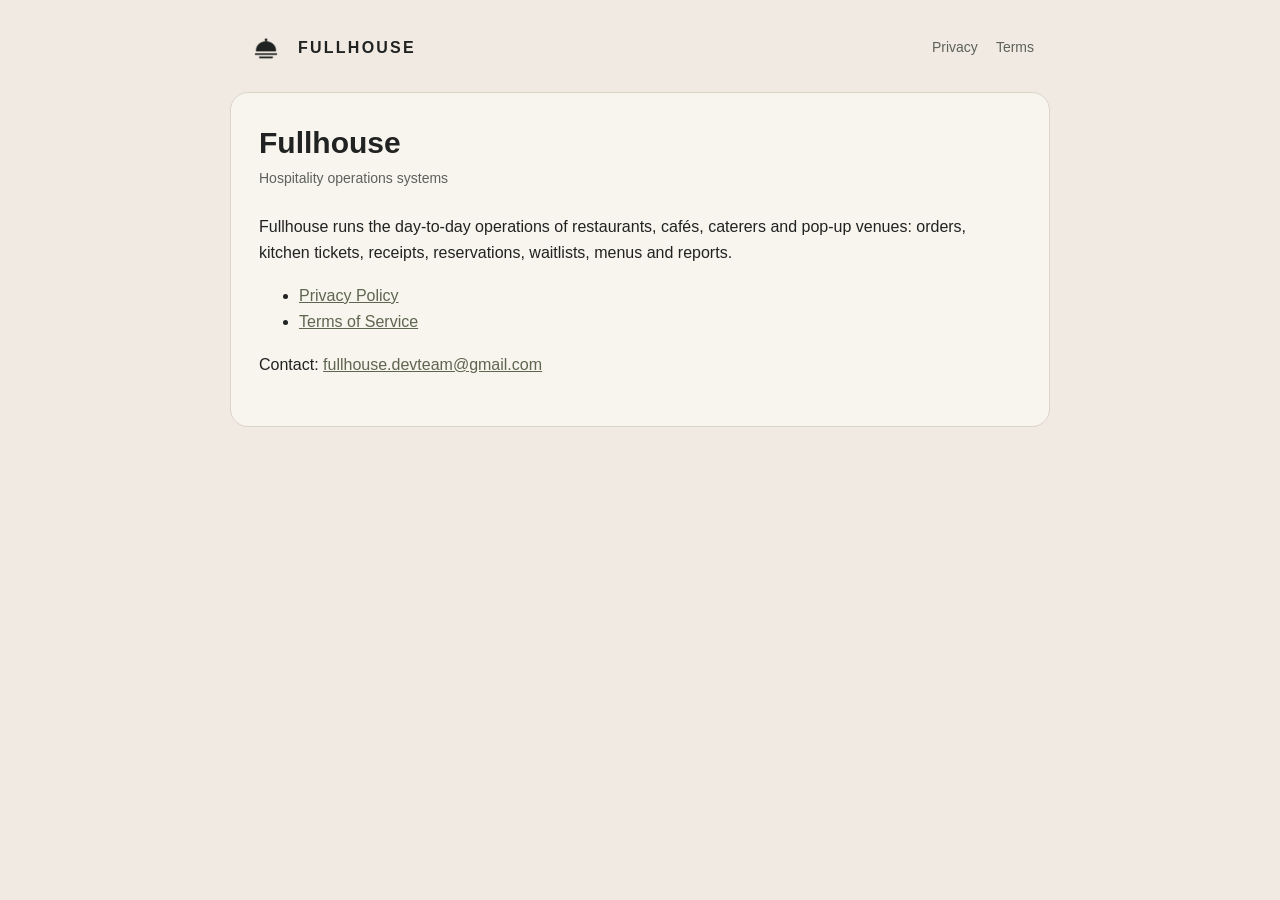
<file: index.html>
<!doctype html>
<html lang="en">
<head>
<meta charset="utf-8">
<meta name="viewport" content="width=device-width, initial-scale=1">
<title>Fullhouse</title>
<link rel="icon" href="icon.png">
<link rel="stylesheet" href="style.css">
</head>
<body>
<header>
  <img src="icon.png" alt="">
  <a href="index.html">FULLHOUSE</a>
  <nav>
    <a href="privacy.html">Privacy</a>
    <a href="terms.html">Terms</a>
  </nav>
</header>

<main>
<h1>Fullhouse</h1>
<p class="meta">Hospitality operations systems</p>
<p>Fullhouse runs the day-to-day operations of restaurants, cafés, caterers and pop-up venues: orders, kitchen tickets, receipts, reservations, waitlists, menus and reports.</p>
<ul>
  <li><a href="privacy.html">Privacy Policy</a></li>
  <li><a href="terms.html">Terms of Service</a></li>
</ul>
<p>Contact: <a href="mailto:fullhouse.devteam@gmail.com">fullhouse.devteam@gmail.com</a></p>
</main>
</body>
</html>
</file>
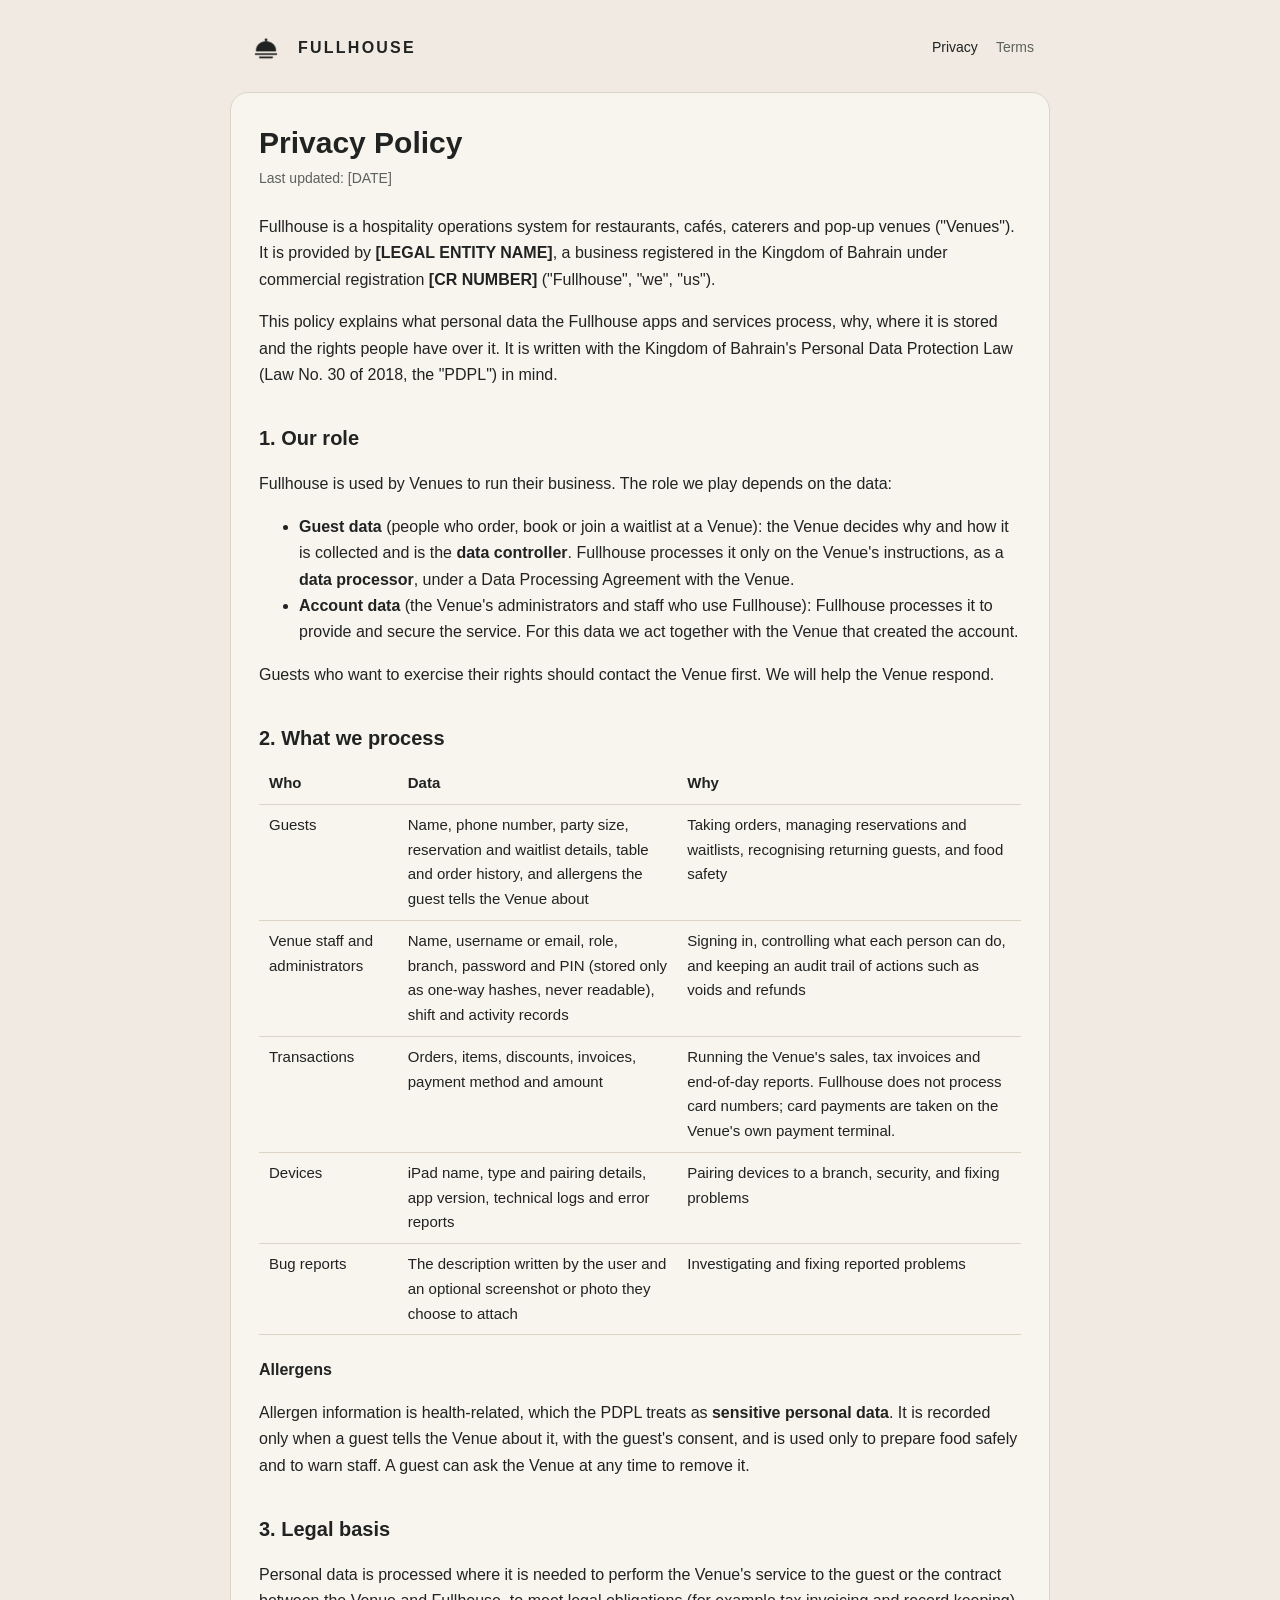
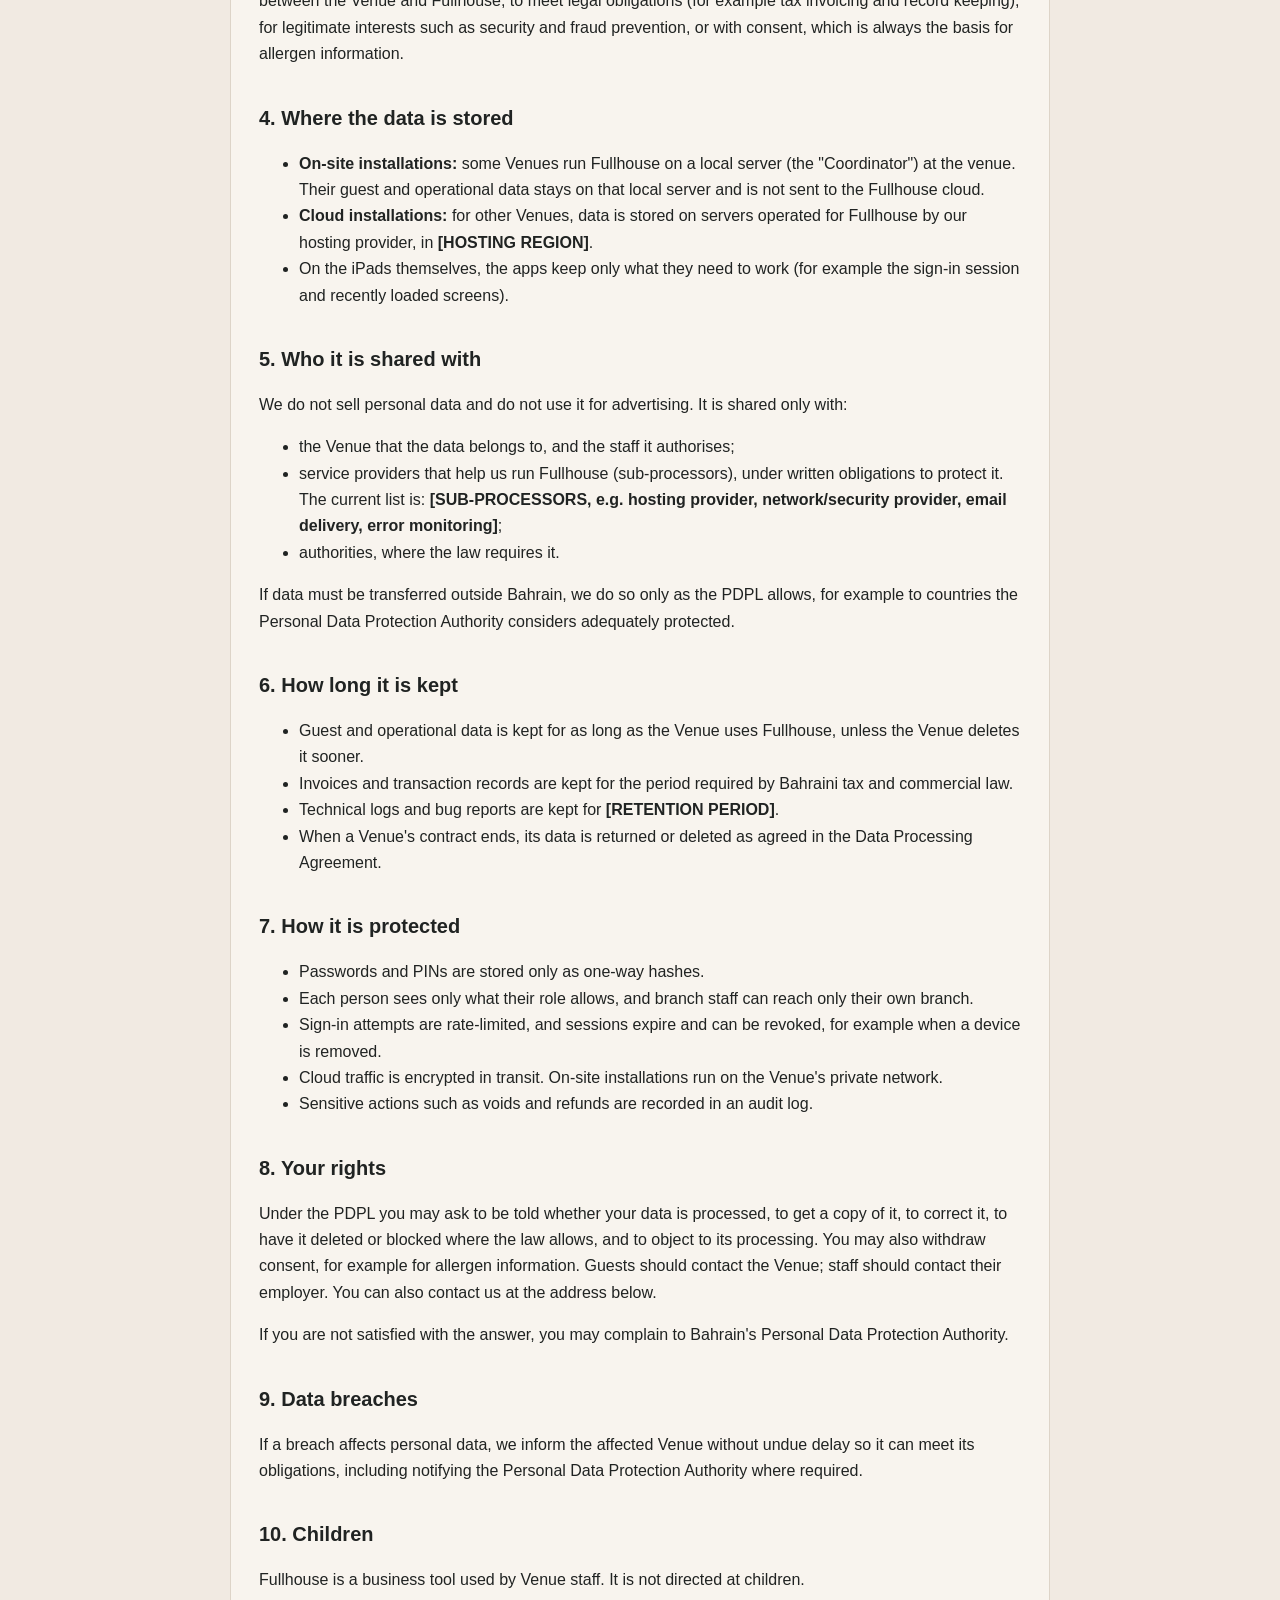
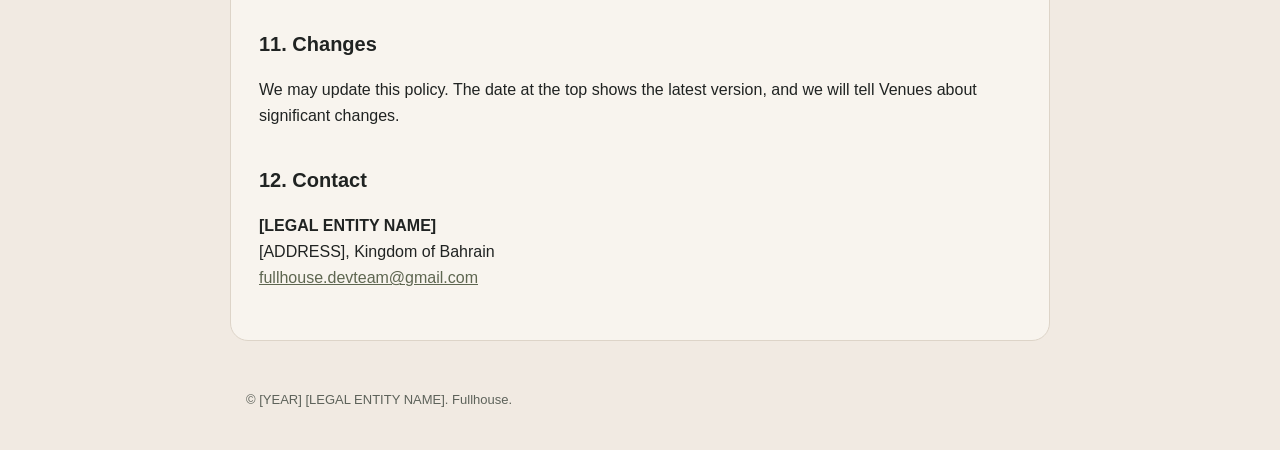
<file: privacy.html>
<!doctype html>
<html lang="en">
<head>
<meta charset="utf-8">
<meta name="viewport" content="width=device-width, initial-scale=1">
<title>Privacy Policy · Fullhouse</title>
<link rel="icon" href="icon.png">
<link rel="stylesheet" href="style.css">
</head>
<body>
<header>
  <img src="icon.png" alt="">
  <a href="index.html">FULLHOUSE</a>
  <nav>
    <a href="privacy.html" aria-current="page">Privacy</a>
    <a href="terms.html">Terms</a>
  </nav>
</header>

<main>
<h1>Privacy Policy</h1>
<p class="meta">Last updated: [DATE]</p>

<p>Fullhouse is a hospitality operations system for restaurants, cafés, caterers and pop-up venues ("Venues"). It is provided by <strong>[LEGAL ENTITY NAME]</strong>, a business registered in the Kingdom of Bahrain under commercial registration <strong>[CR NUMBER]</strong> ("Fullhouse", "we", "us").</p>

<p>This policy explains what personal data the Fullhouse apps and services process, why, where it is stored and the rights people have over it. It is written with the Kingdom of Bahrain's Personal Data Protection Law (Law No. 30 of 2018, the "PDPL") in mind.</p>

<h2>1. Our role</h2>
<p>Fullhouse is used by Venues to run their business. The role we play depends on the data:</p>
<ul>
  <li><strong>Guest data</strong> (people who order, book or join a waitlist at a Venue): the Venue decides why and how it is collected and is the <strong>data controller</strong>. Fullhouse processes it only on the Venue's instructions, as a <strong>data processor</strong>, under a Data Processing Agreement with the Venue.</li>
  <li><strong>Account data</strong> (the Venue's administrators and staff who use Fullhouse): Fullhouse processes it to provide and secure the service. For this data we act together with the Venue that created the account.</li>
</ul>
<p>Guests who want to exercise their rights should contact the Venue first. We will help the Venue respond.</p>

<h2>2. What we process</h2>
<table>
  <thead><tr><th>Who</th><th>Data</th><th>Why</th></tr></thead>
  <tbody>
    <tr>
      <td>Guests</td>
      <td>Name, phone number, party size, reservation and waitlist details, table and order history, and allergens the guest tells the Venue about</td>
      <td>Taking orders, managing reservations and waitlists, recognising returning guests, and food safety</td>
    </tr>
    <tr>
      <td>Venue staff and administrators</td>
      <td>Name, username or email, role, branch, password and PIN (stored only as one-way hashes, never readable), shift and activity records</td>
      <td>Signing in, controlling what each person can do, and keeping an audit trail of actions such as voids and refunds</td>
    </tr>
    <tr>
      <td>Transactions</td>
      <td>Orders, items, discounts, invoices, payment method and amount</td>
      <td>Running the Venue's sales, tax invoices and end-of-day reports. Fullhouse does not process card numbers; card payments are taken on the Venue's own payment terminal.</td>
    </tr>
    <tr>
      <td>Devices</td>
      <td>iPad name, type and pairing details, app version, technical logs and error reports</td>
      <td>Pairing devices to a branch, security, and fixing problems</td>
    </tr>
    <tr>
      <td>Bug reports</td>
      <td>The description written by the user and an optional screenshot or photo they choose to attach</td>
      <td>Investigating and fixing reported problems</td>
    </tr>
  </tbody>
</table>

<h3>Allergens</h3>
<p>Allergen information is health-related, which the PDPL treats as <strong>sensitive personal data</strong>. It is recorded only when a guest tells the Venue about it, with the guest's consent, and is used only to prepare food safely and to warn staff. A guest can ask the Venue at any time to remove it.</p>

<h2>3. Legal basis</h2>
<p>Personal data is processed where it is needed to perform the Venue's service to the guest or the contract between the Venue and Fullhouse, to meet legal obligations (for example tax invoicing and record keeping), for legitimate interests such as security and fraud prevention, or with consent, which is always the basis for allergen information.</p>

<h2>4. Where the data is stored</h2>
<ul>
  <li><strong>On-site installations:</strong> some Venues run Fullhouse on a local server (the "Coordinator") at the venue. Their guest and operational data stays on that local server and is not sent to the Fullhouse cloud.</li>
  <li><strong>Cloud installations:</strong> for other Venues, data is stored on servers operated for Fullhouse by our hosting provider, in <strong>[HOSTING REGION]</strong>.</li>
  <li>On the iPads themselves, the apps keep only what they need to work (for example the sign-in session and recently loaded screens).</li>
</ul>

<h2>5. Who it is shared with</h2>
<p>We do not sell personal data and do not use it for advertising. It is shared only with:</p>
<ul>
  <li>the Venue that the data belongs to, and the staff it authorises;</li>
  <li>service providers that help us run Fullhouse (sub-processors), under written obligations to protect it. The current list is: <strong>[SUB-PROCESSORS, e.g. hosting provider, network/security provider, email delivery, error monitoring]</strong>;</li>
  <li>authorities, where the law requires it.</li>
</ul>
<p>If data must be transferred outside Bahrain, we do so only as the PDPL allows, for example to countries the Personal Data Protection Authority considers adequately protected.</p>

<h2>6. How long it is kept</h2>
<ul>
  <li>Guest and operational data is kept for as long as the Venue uses Fullhouse, unless the Venue deletes it sooner.</li>
  <li>Invoices and transaction records are kept for the period required by Bahraini tax and commercial law.</li>
  <li>Technical logs and bug reports are kept for <strong>[RETENTION PERIOD]</strong>.</li>
  <li>When a Venue's contract ends, its data is returned or deleted as agreed in the Data Processing Agreement.</li>
</ul>

<h2>7. How it is protected</h2>
<ul>
  <li>Passwords and PINs are stored only as one-way hashes.</li>
  <li>Each person sees only what their role allows, and branch staff can reach only their own branch.</li>
  <li>Sign-in attempts are rate-limited, and sessions expire and can be revoked, for example when a device is removed.</li>
  <li>Cloud traffic is encrypted in transit. On-site installations run on the Venue's private network.</li>
  <li>Sensitive actions such as voids and refunds are recorded in an audit log.</li>
</ul>

<h2>8. Your rights</h2>
<p>Under the PDPL you may ask to be told whether your data is processed, to get a copy of it, to correct it, to have it deleted or blocked where the law allows, and to object to its processing. You may also withdraw consent, for example for allergen information. Guests should contact the Venue; staff should contact their employer. You can also contact us at the address below.</p>
<p>If you are not satisfied with the answer, you may complain to Bahrain's Personal Data Protection Authority.</p>

<h2>9. Data breaches</h2>
<p>If a breach affects personal data, we inform the affected Venue without undue delay so it can meet its obligations, including notifying the Personal Data Protection Authority where required.</p>

<h2>10. Children</h2>
<p>Fullhouse is a business tool used by Venue staff. It is not directed at children.</p>

<h2>11. Changes</h2>
<p>We may update this policy. The date at the top shows the latest version, and we will tell Venues about significant changes.</p>

<h2>12. Contact</h2>
<p><strong>[LEGAL ENTITY NAME]</strong><br>
[ADDRESS], Kingdom of Bahrain<br>
<a href="mailto:fullhouse.devteam@gmail.com">fullhouse.devteam@gmail.com</a></p>
</main>

<footer>© [YEAR] [LEGAL ENTITY NAME]. Fullhouse.</footer>
</body>
</html>
</file>
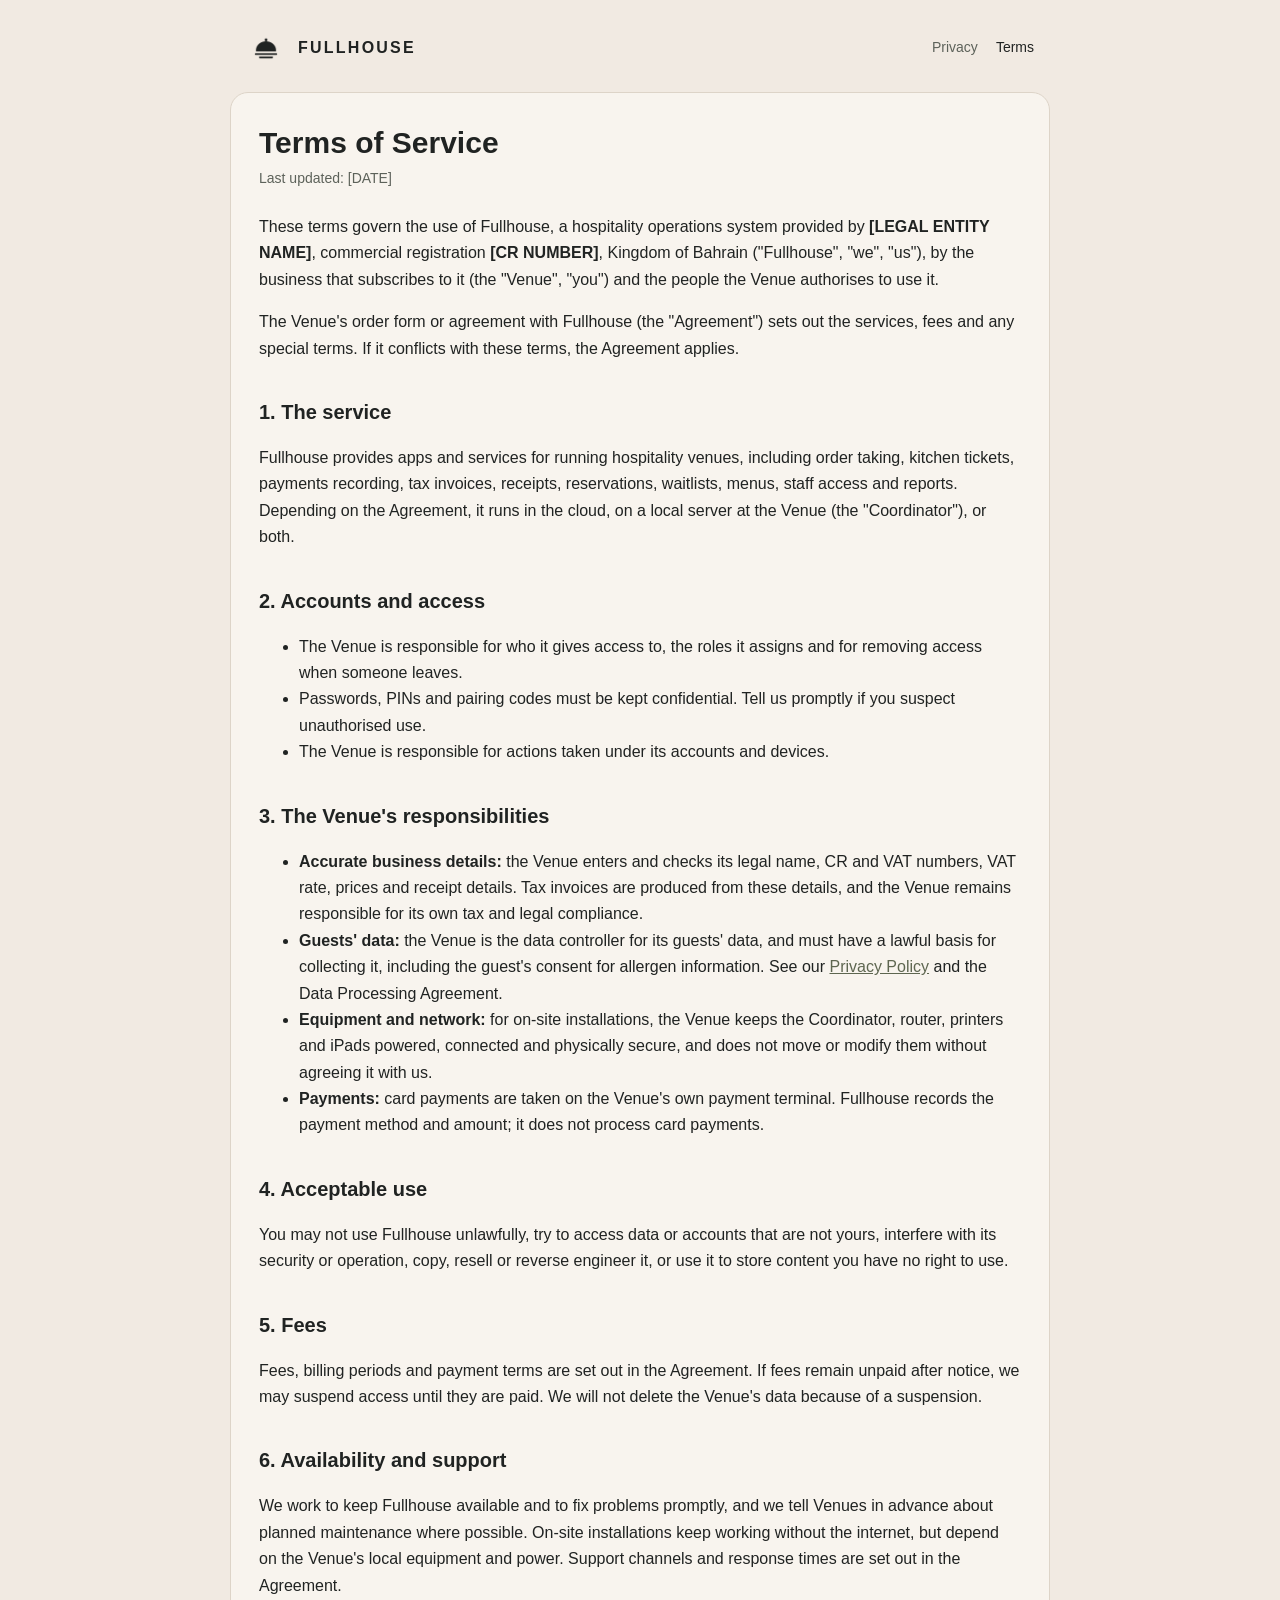
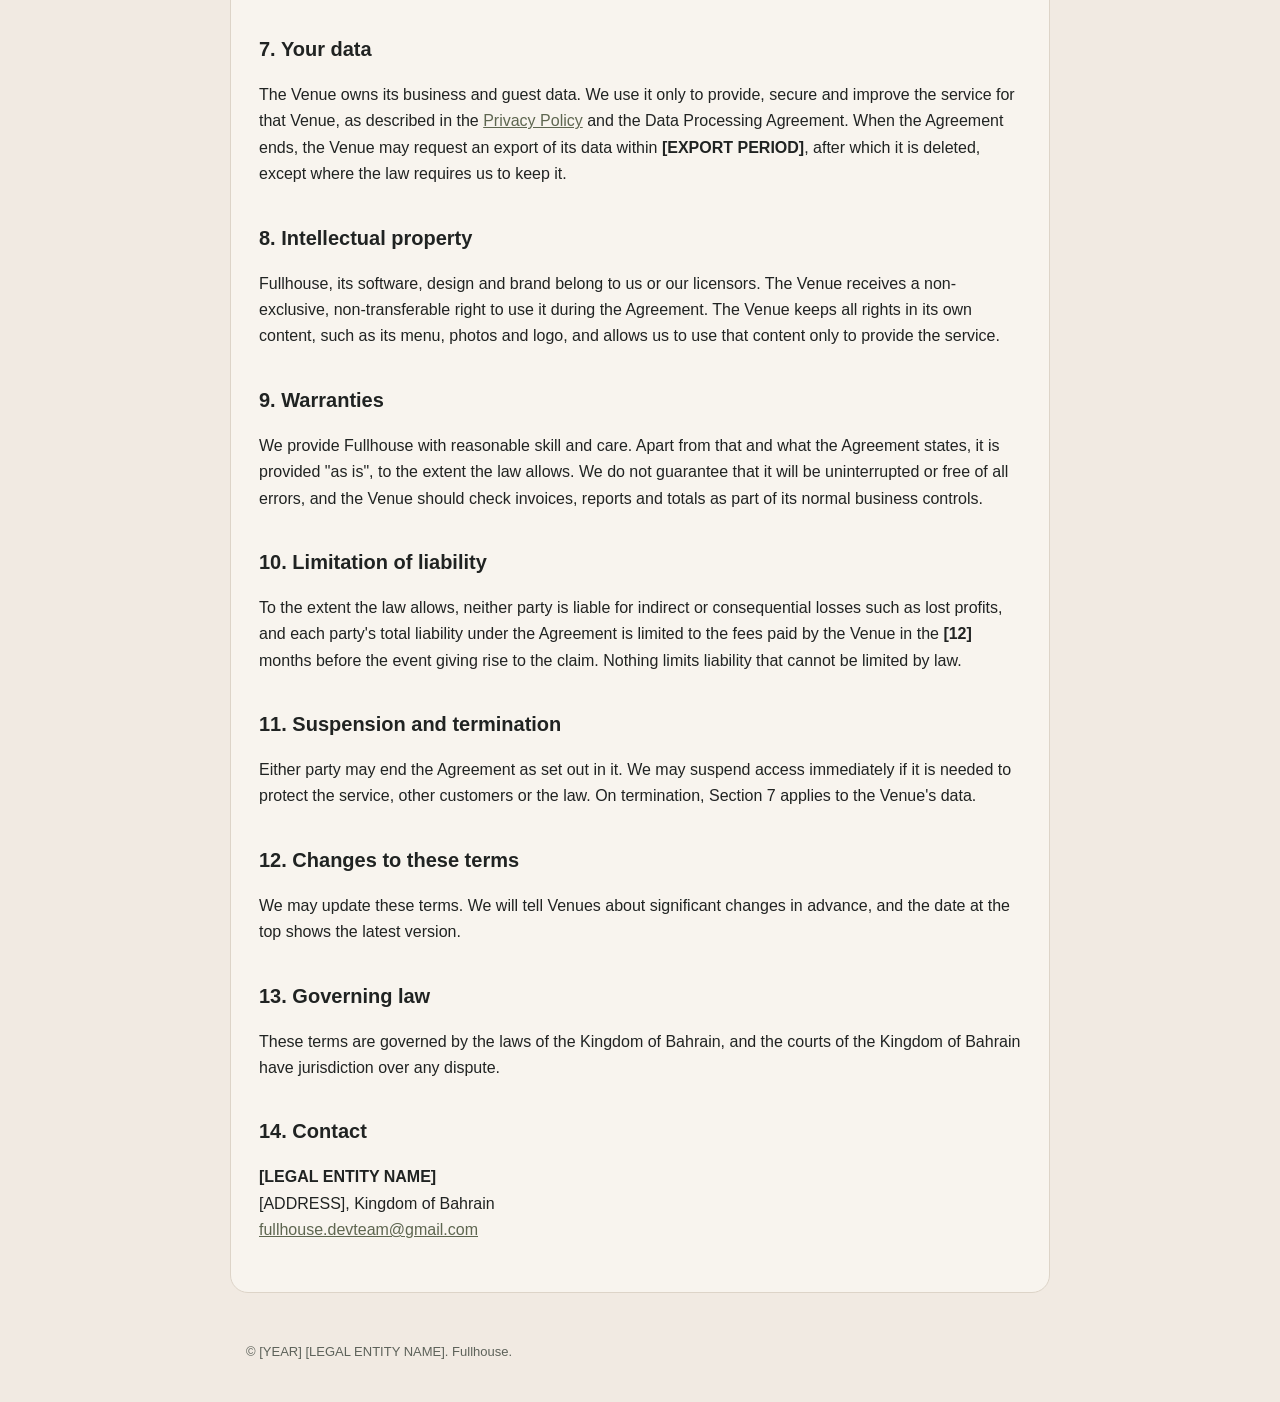
<file: terms.html>
<!doctype html>
<html lang="en">
<head>
<meta charset="utf-8">
<meta name="viewport" content="width=device-width, initial-scale=1">
<title>Terms of Service · Fullhouse</title>
<link rel="icon" href="icon.png">
<link rel="stylesheet" href="style.css">
</head>
<body>
<header>
  <img src="icon.png" alt="">
  <a href="index.html">FULLHOUSE</a>
  <nav>
    <a href="privacy.html">Privacy</a>
    <a href="terms.html" aria-current="page">Terms</a>
  </nav>
</header>

<main>
<h1>Terms of Service</h1>
<p class="meta">Last updated: [DATE]</p>

<p>These terms govern the use of Fullhouse, a hospitality operations system provided by <strong>[LEGAL ENTITY NAME]</strong>, commercial registration <strong>[CR NUMBER]</strong>, Kingdom of Bahrain ("Fullhouse", "we", "us"), by the business that subscribes to it (the "Venue", "you") and the people the Venue authorises to use it.</p>
<p>The Venue's order form or agreement with Fullhouse (the "Agreement") sets out the services, fees and any special terms. If it conflicts with these terms, the Agreement applies.</p>

<h2>1. The service</h2>
<p>Fullhouse provides apps and services for running hospitality venues, including order taking, kitchen tickets, payments recording, tax invoices, receipts, reservations, waitlists, menus, staff access and reports. Depending on the Agreement, it runs in the cloud, on a local server at the Venue (the "Coordinator"), or both.</p>

<h2>2. Accounts and access</h2>
<ul>
  <li>The Venue is responsible for who it gives access to, the roles it assigns and for removing access when someone leaves.</li>
  <li>Passwords, PINs and pairing codes must be kept confidential. Tell us promptly if you suspect unauthorised use.</li>
  <li>The Venue is responsible for actions taken under its accounts and devices.</li>
</ul>

<h2>3. The Venue's responsibilities</h2>
<ul>
  <li><strong>Accurate business details:</strong> the Venue enters and checks its legal name, CR and VAT numbers, VAT rate, prices and receipt details. Tax invoices are produced from these details, and the Venue remains responsible for its own tax and legal compliance.</li>
  <li><strong>Guests' data:</strong> the Venue is the data controller for its guests' data, and must have a lawful basis for collecting it, including the guest's consent for allergen information. See our <a href="privacy.html">Privacy Policy</a> and the Data Processing Agreement.</li>
  <li><strong>Equipment and network:</strong> for on-site installations, the Venue keeps the Coordinator, router, printers and iPads powered, connected and physically secure, and does not move or modify them without agreeing it with us.</li>
  <li><strong>Payments:</strong> card payments are taken on the Venue's own payment terminal. Fullhouse records the payment method and amount; it does not process card payments.</li>
</ul>

<h2>4. Acceptable use</h2>
<p>You may not use Fullhouse unlawfully, try to access data or accounts that are not yours, interfere with its security or operation, copy, resell or reverse engineer it, or use it to store content you have no right to use.</p>

<h2>5. Fees</h2>
<p>Fees, billing periods and payment terms are set out in the Agreement. If fees remain unpaid after notice, we may suspend access until they are paid. We will not delete the Venue's data because of a suspension.</p>

<h2>6. Availability and support</h2>
<p>We work to keep Fullhouse available and to fix problems promptly, and we tell Venues in advance about planned maintenance where possible. On-site installations keep working without the internet, but depend on the Venue's local equipment and power. Support channels and response times are set out in the Agreement.</p>

<h2>7. Your data</h2>
<p>The Venue owns its business and guest data. We use it only to provide, secure and improve the service for that Venue, as described in the <a href="privacy.html">Privacy Policy</a> and the Data Processing Agreement. When the Agreement ends, the Venue may request an export of its data within <strong>[EXPORT PERIOD]</strong>, after which it is deleted, except where the law requires us to keep it.</p>

<h2>8. Intellectual property</h2>
<p>Fullhouse, its software, design and brand belong to us or our licensors. The Venue receives a non-exclusive, non-transferable right to use it during the Agreement. The Venue keeps all rights in its own content, such as its menu, photos and logo, and allows us to use that content only to provide the service.</p>

<h2>9. Warranties</h2>
<p>We provide Fullhouse with reasonable skill and care. Apart from that and what the Agreement states, it is provided "as is", to the extent the law allows. We do not guarantee that it will be uninterrupted or free of all errors, and the Venue should check invoices, reports and totals as part of its normal business controls.</p>

<h2>10. Limitation of liability</h2>
<p>To the extent the law allows, neither party is liable for indirect or consequential losses such as lost profits, and each party's total liability under the Agreement is limited to the fees paid by the Venue in the <strong>[12]</strong> months before the event giving rise to the claim. Nothing limits liability that cannot be limited by law.</p>

<h2>11. Suspension and termination</h2>
<p>Either party may end the Agreement as set out in it. We may suspend access immediately if it is needed to protect the service, other customers or the law. On termination, Section 7 applies to the Venue's data.</p>

<h2>12. Changes to these terms</h2>
<p>We may update these terms. We will tell Venues about significant changes in advance, and the date at the top shows the latest version.</p>

<h2>13. Governing law</h2>
<p>These terms are governed by the laws of the Kingdom of Bahrain, and the courts of the Kingdom of Bahrain have jurisdiction over any dispute.</p>

<h2>14. Contact</h2>
<p><strong>[LEGAL ENTITY NAME]</strong><br>
[ADDRESS], Kingdom of Bahrain<br>
<a href="mailto:fullhouse.devteam@gmail.com">fullhouse.devteam@gmail.com</a></p>
</main>

<footer>© [YEAR] [LEGAL ENTITY NAME]. Fullhouse.</footer>
</body>
</html>
</file>
<file: style.css>
:root {
  --bg: #f1eae2;
  --card: #f8f4ee;
  --ink: #202322;
  --muted: #5d625a;
  --line: #ddd4c8;
  --accent: #5e6650;
}

* { box-sizing: border-box; }

html { -webkit-text-size-adjust: 100%; }

body {
  margin: 0;
  background: var(--bg);
  color: var(--ink);
  font: 16px/1.65 -apple-system, BlinkMacSystemFont, "Segoe UI", Roboto, Helvetica, Arial, sans-serif;
}

header {
  max-width: 820px;
  margin: 0 auto;
  padding: 28px 16px 8px;
  display: flex;
  align-items: center;
  gap: 12px;
}

header img { width: 40px; height: 40px; border-radius: 10px; }

header a {
  color: var(--ink);
  text-decoration: none;
  font-weight: 600;
  letter-spacing: 0.14em;
}

nav { margin-left: auto; display: flex; gap: 18px; font-size: 14px; }
nav a { font-weight: 500; letter-spacing: 0; color: var(--muted); }
nav a[aria-current="page"] { color: var(--ink); }

main {
  max-width: 820px;
  margin: 16px auto 48px;
  padding: 32px 28px;
  background: var(--card);
  border: 1px solid var(--line);
  border-radius: 18px;
}

h1 { font-size: 30px; line-height: 1.2; margin: 0 0 6px; }
h2 { font-size: 20px; margin: 34px 0 8px; }
h3 { font-size: 16px; margin: 22px 0 6px; }

.meta { color: var(--muted); font-size: 14px; margin: 0 0 24px; }

.note {
  background: #ece5da;
  border-left: 3px solid var(--accent);
  padding: 12px 14px;
  border-radius: 8px;
  font-size: 15px;
}

table { width: 100%; border-collapse: collapse; font-size: 15px; margin: 8px 0; }
th, td { text-align: left; vertical-align: top; padding: 8px 10px; border-bottom: 1px solid var(--line); }
th { font-weight: 600; }

a { color: var(--accent); }

footer {
  max-width: 820px;
  margin: 0 auto 40px;
  padding: 0 16px;
  color: var(--muted);
  font-size: 13px;
}

@media (max-width: 600px) {
  main { padding: 22px 16px; border-radius: 12px; }
  h1 { font-size: 24px; }
  nav { gap: 12px; }
  table, thead, tbody, tr, th, td { display: block; }
  thead { display: none; }
  td { border: none; padding: 2px 0; }
  td:first-child { font-weight: 600; }
  tr { border-bottom: 1px solid var(--line); padding: 8px 0; }
}
</file>
